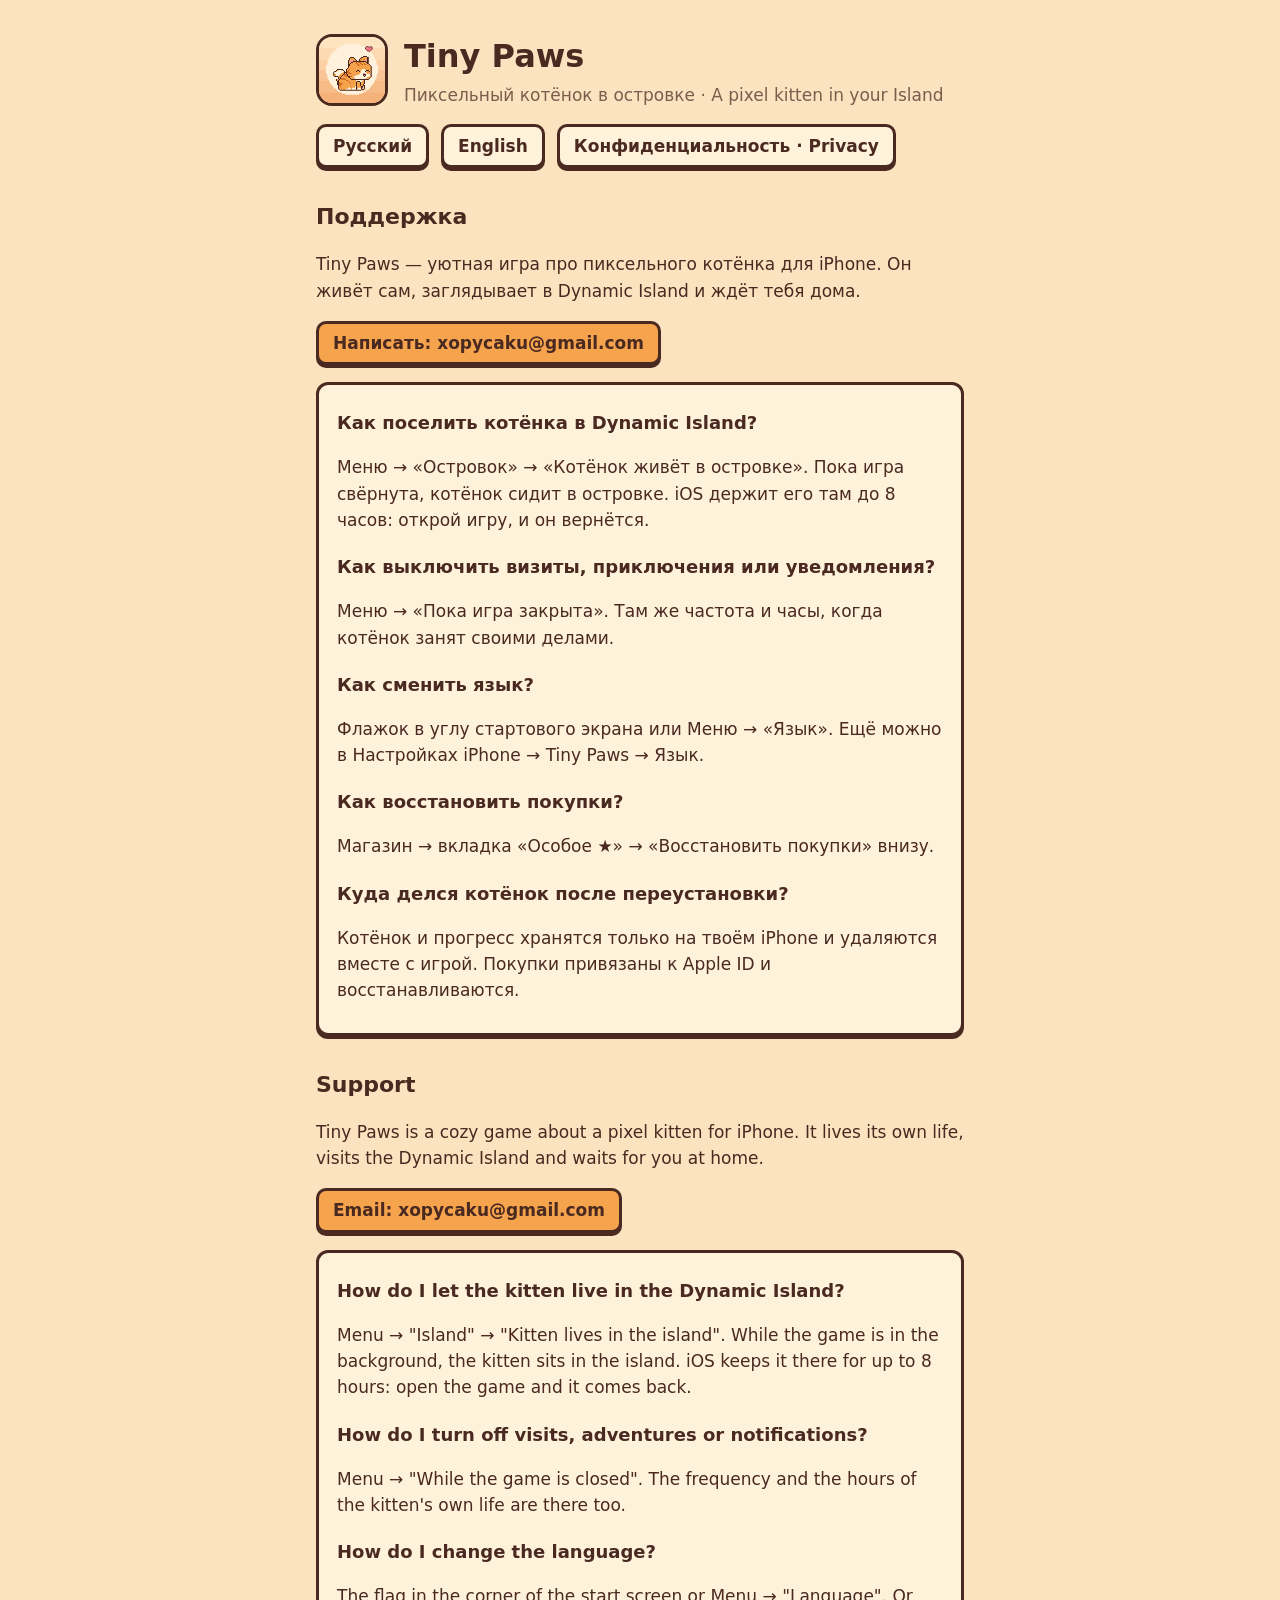
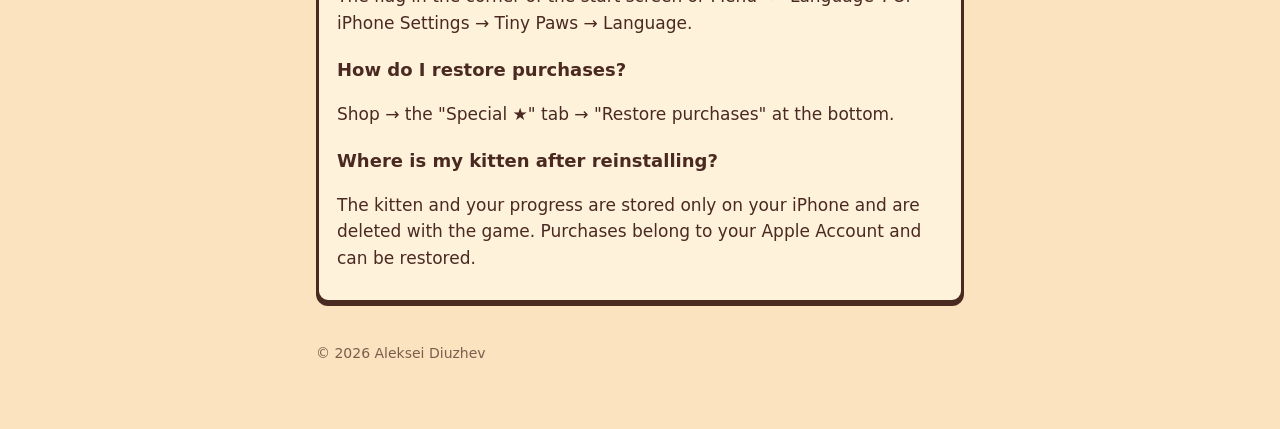
<file: index.html>
<!doctype html>
<html lang="ru">
<head>
<meta charset="utf-8">
<meta name="viewport" content="width=device-width, initial-scale=1">
<title>Tiny Paws: поддержка</title>
<link rel="icon" href="icon.png">
<link rel="stylesheet" href="style.css">
</head>
<body>
<main>
  <header>
    <img src="icon.png" alt="">
    <div>
      <h1>Tiny Paws</h1>
      <div class="muted">Пиксельный котёнок в островке · A pixel kitten in your Island</div>
    </div>
  </header>
  <nav><a href="#ru">Русский</a><a href="#en">English</a><a href="privacy.html">Конфиденциальность · Privacy</a></nav>

  <section id="ru">
    <h2>Поддержка</h2>
    <p>Tiny Paws — уютная игра про пиксельного котёнка для iPhone. Он живёт сам, заглядывает
      в Dynamic Island и ждёт тебя дома.</p>
    <p><a class="button" href="mailto:xopycaku@gmail.com?subject=Tiny%20Paws">Написать: xopycaku@gmail.com</a></p>
    <div class="panel">
      <h3>Как поселить котёнка в Dynamic Island?</h3>
      <p>Меню → «Островок» → «Котёнок живёт в островке». Пока игра свёрнута, котёнок сидит в островке.
        iOS держит его там до 8 часов: открой игру, и он вернётся.</p>
      <h3>Как выключить визиты, приключения или уведомления?</h3>
      <p>Меню → «Пока игра закрыта». Там же частота и часы, когда котёнок занят своими делами.</p>
      <h3>Как сменить язык?</h3>
      <p>Флажок в углу стартового экрана или Меню → «Язык». Ещё можно в Настройках iPhone → Tiny Paws → Язык.</p>
      <h3>Как восстановить покупки?</h3>
      <p>Магазин → вкладка «Особое ★» → «Восстановить покупки» внизу.</p>
      <h3>Куда делся котёнок после переустановки?</h3>
      <p>Котёнок и прогресс хранятся только на твоём iPhone и удаляются вместе с игрой.
        Покупки привязаны к Apple ID и восстанавливаются.</p>
    </div>
  </section>

  <section id="en">
    <h2>Support</h2>
    <p>Tiny Paws is a cozy game about a pixel kitten for iPhone. It lives its own life, visits
      the Dynamic Island and waits for you at home.</p>
    <p><a class="button" href="mailto:xopycaku@gmail.com?subject=Tiny%20Paws">Email: xopycaku@gmail.com</a></p>
    <div class="panel">
      <h3>How do I let the kitten live in the Dynamic Island?</h3>
      <p>Menu → "Island" → "Kitten lives in the island". While the game is in the background, the kitten
        sits in the island. iOS keeps it there for up to 8 hours: open the game and it comes back.</p>
      <h3>How do I turn off visits, adventures or notifications?</h3>
      <p>Menu → "While the game is closed". The frequency and the hours of the kitten's own life are there too.</p>
      <h3>How do I change the language?</h3>
      <p>The flag in the corner of the start screen or Menu → "Language". Or iPhone Settings → Tiny Paws → Language.</p>
      <h3>How do I restore purchases?</h3>
      <p>Shop → the "Special ★" tab → "Restore purchases" at the bottom.</p>
      <h3>Where is my kitten after reinstalling?</h3>
      <p>The kitten and your progress are stored only on your iPhone and are deleted with the game.
        Purchases belong to your Apple Account and can be restored.</p>
    </div>
  </section>
  <footer class="muted">© 2026 Aleksei Diuzhev</footer>
</main>
</body>
</html>
</file>
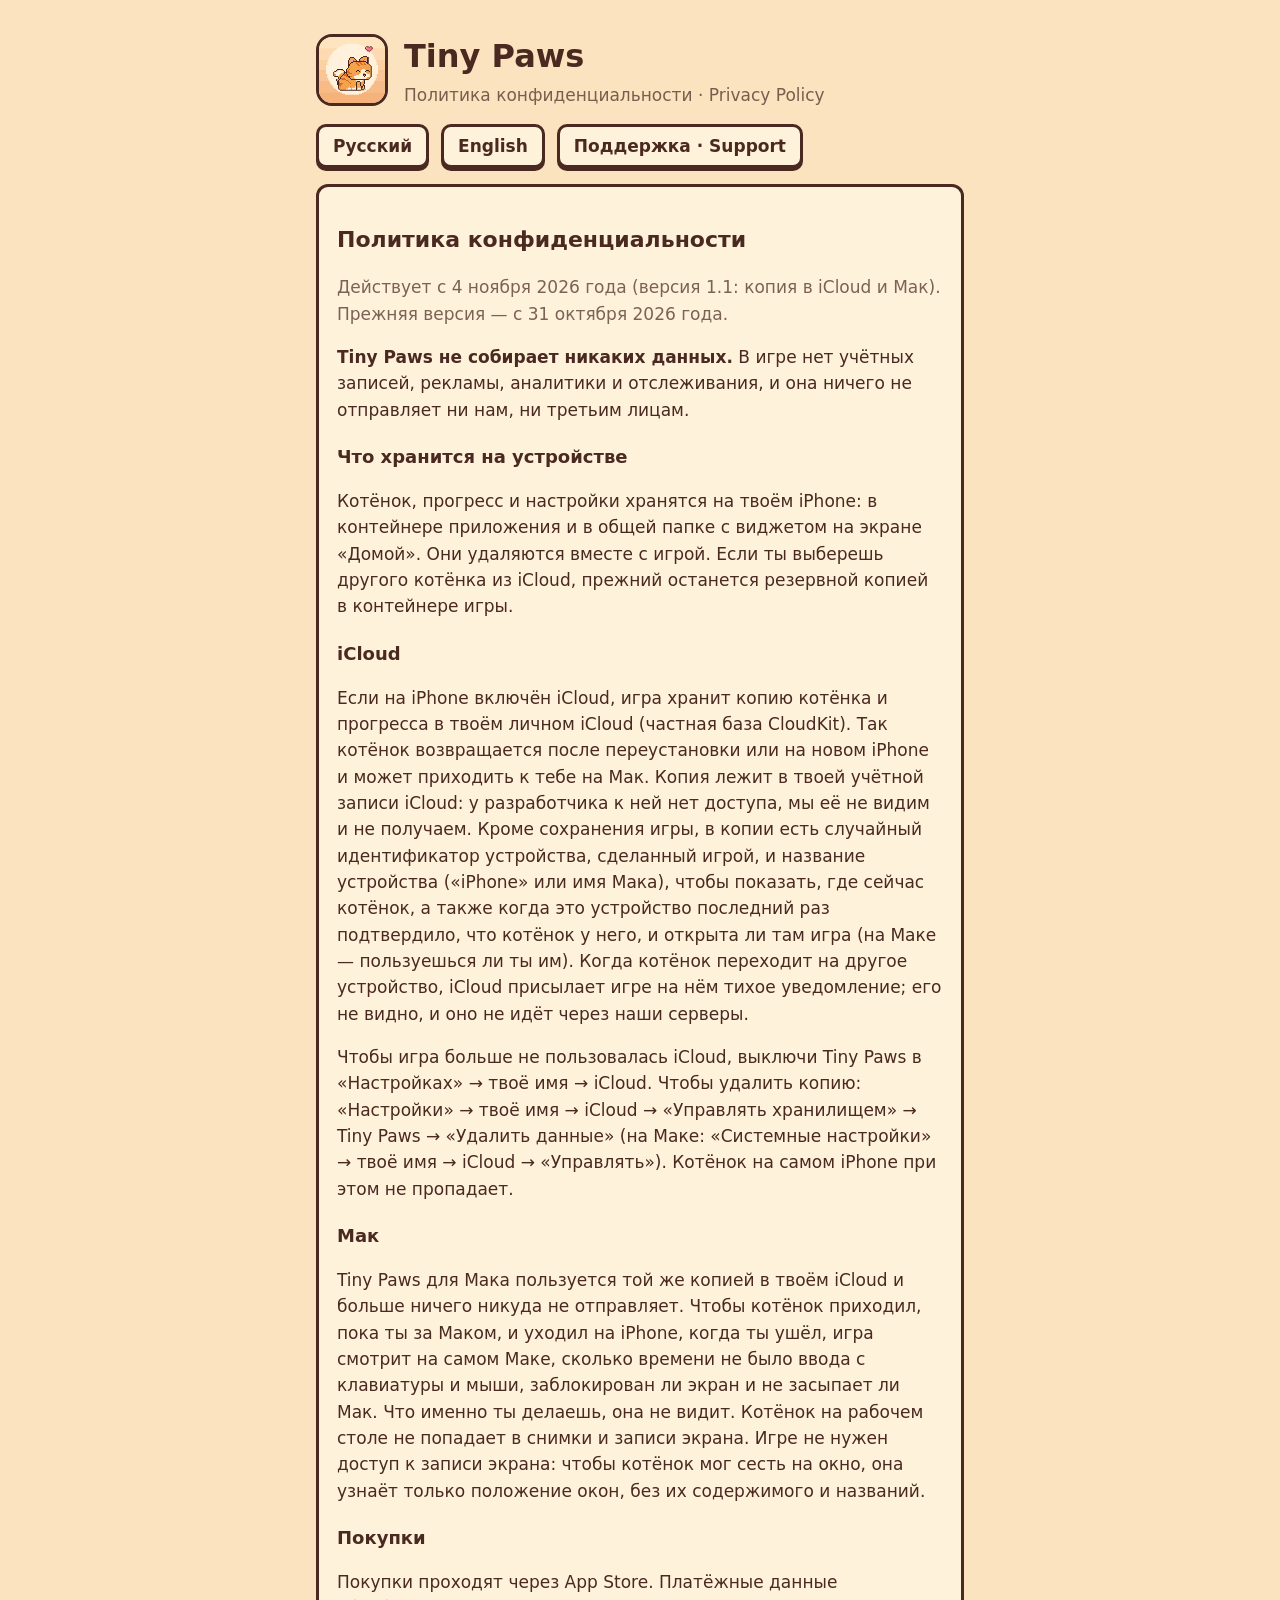
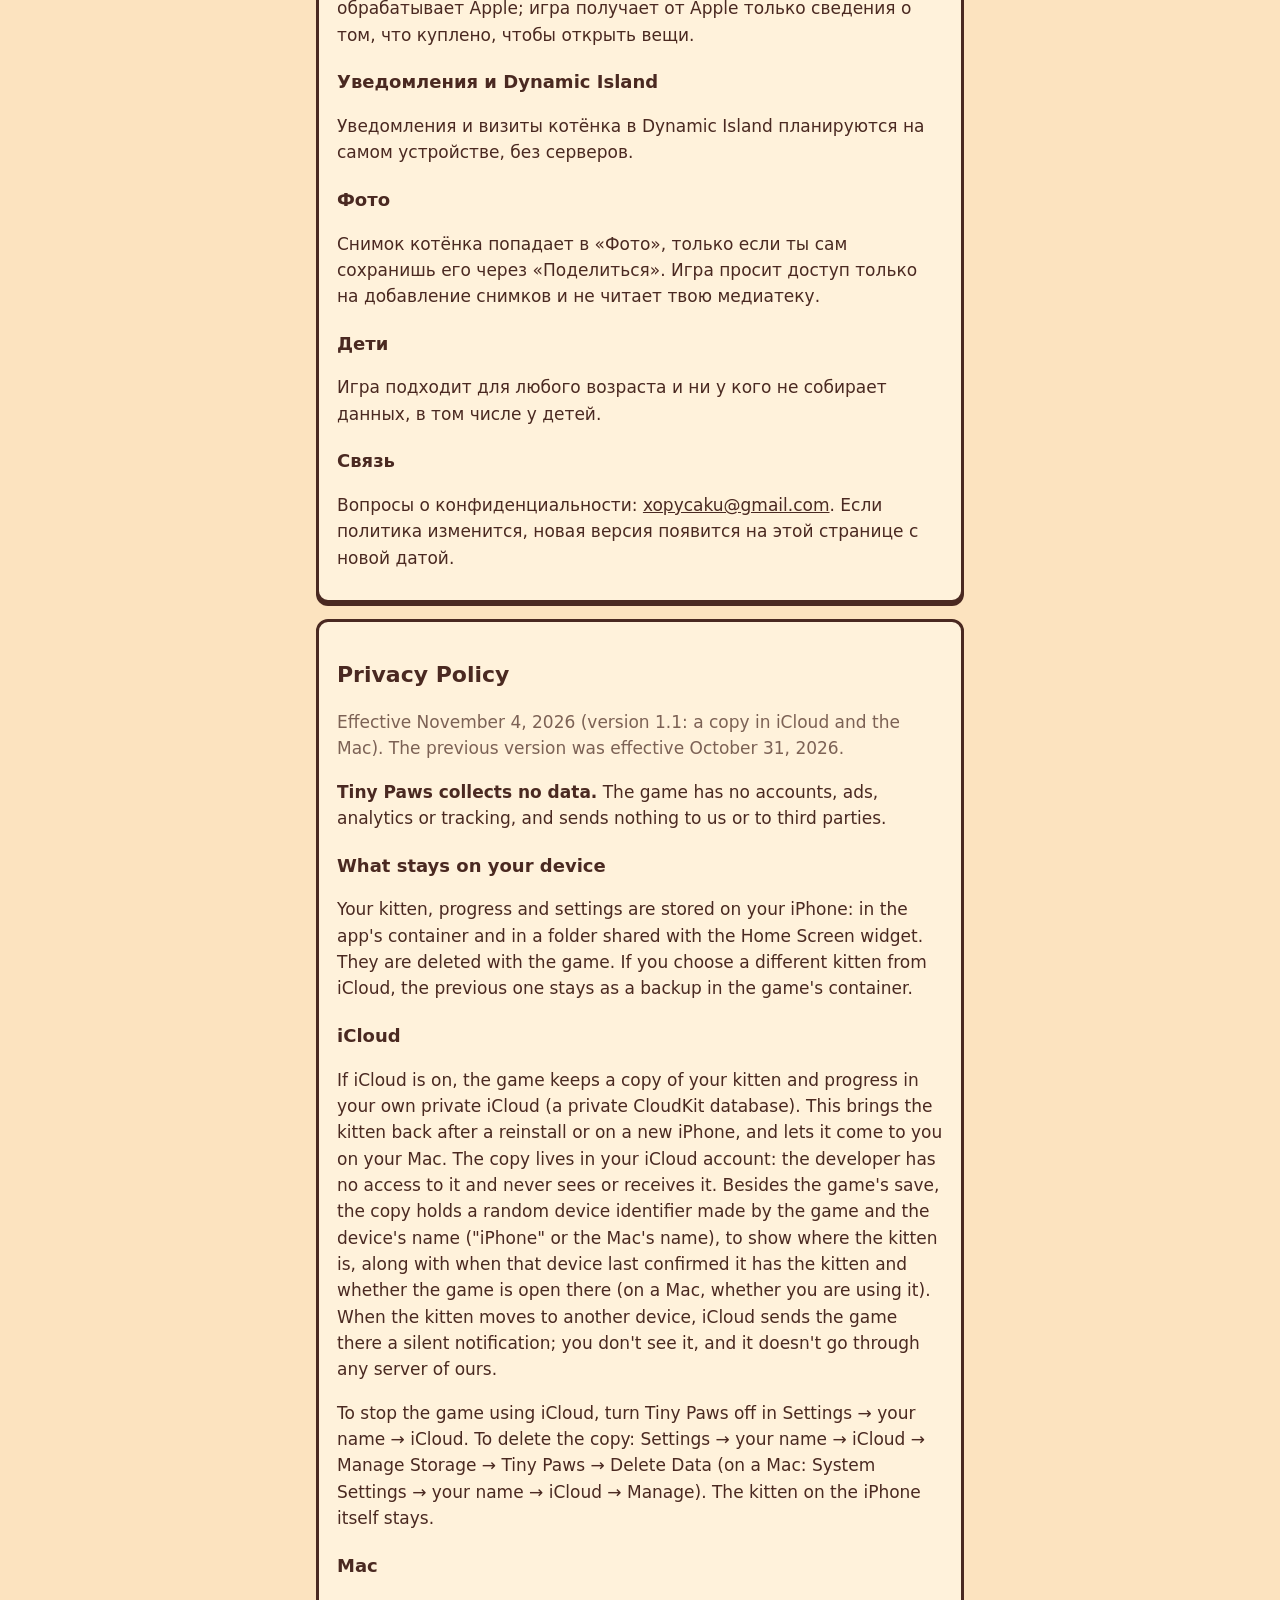
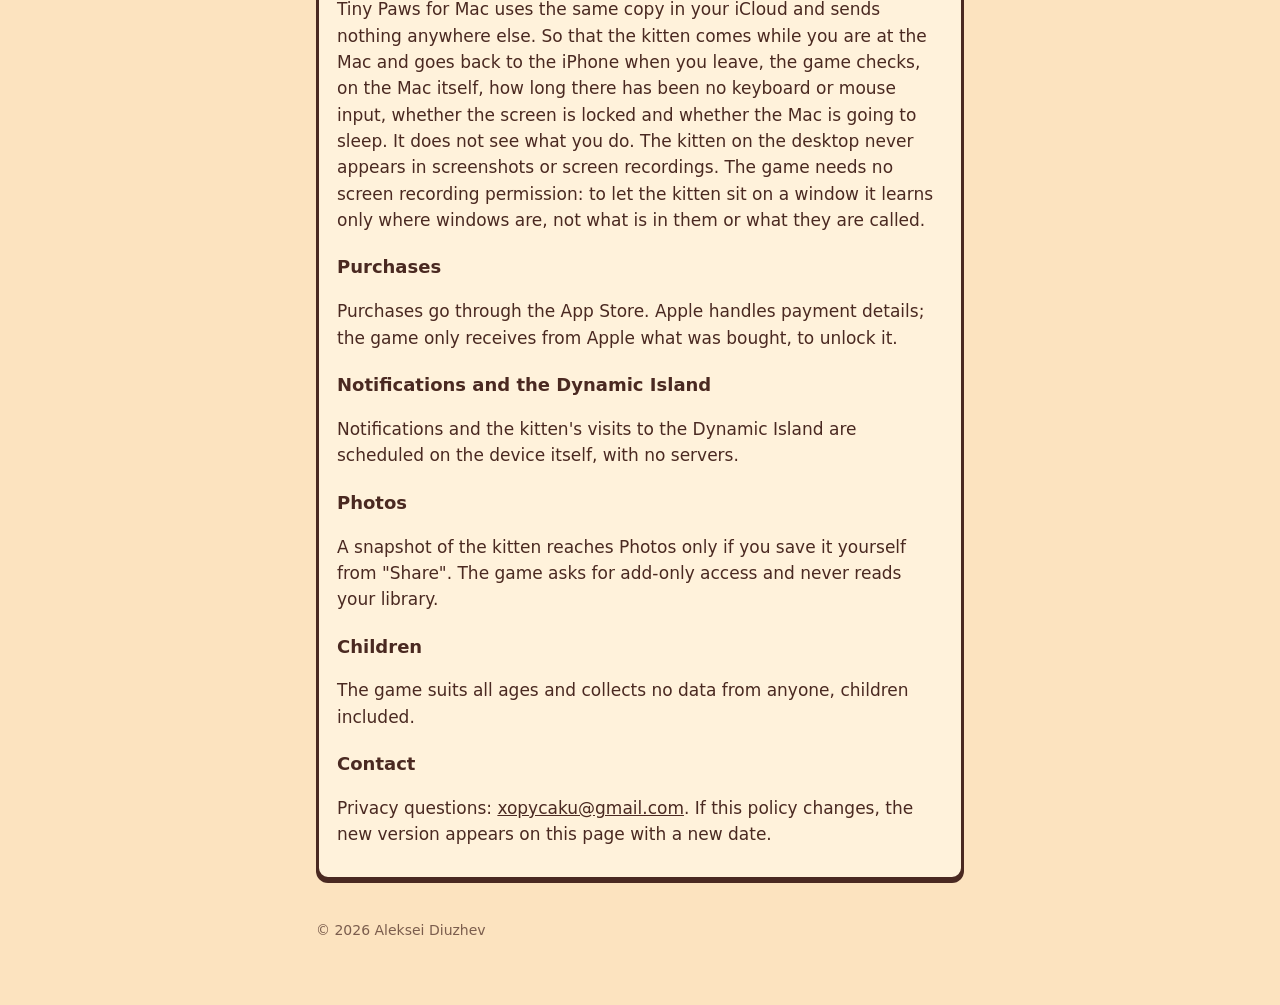
<file: privacy.html>
<!doctype html>
<html lang="ru">
<head>
<meta charset="utf-8">
<meta name="viewport" content="width=device-width, initial-scale=1">
<title>Tiny Paws: конфиденциальность</title>
<link rel="icon" href="icon.png">
<link rel="stylesheet" href="style.css">
</head>
<body>
<main>
  <header>
    <img src="icon.png" alt="">
    <div>
      <h1>Tiny Paws</h1>
      <div class="muted">Политика конфиденциальности · Privacy Policy</div>
    </div>
  </header>
  <nav><a href="#ru">Русский</a><a href="#en">English</a><a href="index.html">Поддержка · Support</a></nav>

  <section id="ru" class="panel">
    <h2>Политика конфиденциальности</h2>
    <p class="muted">Действует с 4 ноября 2026 года (версия 1.1: копия в iCloud и Мак). Прежняя версия — с 31 октября 2026 года.</p>
    <p><b>Tiny Paws не собирает никаких данных.</b> В игре нет учётных записей, рекламы, аналитики
      и отслеживания, и она ничего не отправляет ни нам, ни третьим лицам.</p>
    <h3>Что хранится на устройстве</h3>
    <p>Котёнок, прогресс и настройки хранятся на твоём iPhone: в контейнере приложения
      и в общей папке с виджетом на экране «Домой». Они удаляются вместе с игрой. Если ты выберешь
      другого котёнка из iCloud, прежний останется резервной копией в контейнере игры.</p>
    <h3>iCloud</h3>
    <p>Если на iPhone включён iCloud, игра хранит копию котёнка и прогресса в твоём личном iCloud
      (частная база CloudKit). Так котёнок возвращается после переустановки или на новом iPhone
      и может приходить к тебе на Мак. Копия лежит в твоей учётной записи iCloud: у разработчика
      к ней нет доступа, мы её не видим и не получаем. Кроме сохранения игры, в копии есть случайный
      идентификатор устройства, сделанный игрой, и название устройства («iPhone» или имя Мака),
      чтобы показать, где сейчас котёнок, а также когда это устройство последний раз подтвердило,
      что котёнок у него, и открыта ли там игра (на Маке — пользуешься ли ты им). Когда котёнок
      переходит на другое устройство, iCloud присылает игре на нём тихое уведомление; его не видно,
      и оно не идёт через наши серверы.</p>
    <p>Чтобы игра больше не пользовалась iCloud, выключи Tiny Paws в «Настройках» → твоё имя → iCloud.
      Чтобы удалить копию: «Настройки» → твоё имя → iCloud → «Управлять хранилищем» → Tiny Paws →
      «Удалить данные» (на Маке: «Системные настройки» → твоё имя → iCloud → «Управлять»).
      Котёнок на самом iPhone при этом не пропадает.</p>
    <h3>Мак</h3>
    <p>Tiny Paws для Мака пользуется той же копией в твоём iCloud и больше ничего никуда не отправляет.
      Чтобы котёнок приходил, пока ты за Маком, и уходил на iPhone, когда ты ушёл, игра смотрит на самом
      Маке, сколько времени не было ввода с клавиатуры и мыши, заблокирован ли экран и не засыпает ли Мак.
      Что именно ты делаешь, она не видит. Котёнок на
      рабочем столе не попадает в снимки и записи экрана. Игре не нужен доступ к записи экрана:
      чтобы котёнок мог сесть на окно, она узнаёт только положение окон, без их содержимого и названий.</p>
    <h3>Покупки</h3>
    <p>Покупки проходят через App Store. Платёжные данные обрабатывает Apple; игра получает от Apple
      только сведения о том, что куплено, чтобы открыть вещи.</p>
    <h3>Уведомления и Dynamic Island</h3>
    <p>Уведомления и визиты котёнка в Dynamic Island планируются на самом устройстве, без серверов.</p>
    <h3>Фото</h3>
    <p>Снимок котёнка попадает в «Фото», только если ты сам сохранишь его через «Поделиться». Игра
      просит доступ только на добавление снимков и не читает твою медиатеку.</p>
    <h3>Дети</h3>
    <p>Игра подходит для любого возраста и ни у кого не собирает данных, в том числе у детей.</p>
    <h3>Связь</h3>
    <p>Вопросы о конфиденциальности: <a href="mailto:xopycaku@gmail.com">xopycaku@gmail.com</a>.
      Если политика изменится, новая версия появится на этой странице с новой датой.</p>
  </section>

  <section id="en" class="panel">
    <h2>Privacy Policy</h2>
    <p class="muted">Effective November 4, 2026 (version 1.1: a copy in iCloud and the Mac). The previous version was effective October 31, 2026.</p>
    <p><b>Tiny Paws collects no data.</b> The game has no accounts, ads, analytics or tracking, and
      sends nothing to us or to third parties.</p>
    <h3>What stays on your device</h3>
    <p>Your kitten, progress and settings are stored on your iPhone: in the app's container
      and in a folder shared with the Home Screen widget. They are deleted with the game. If you
      choose a different kitten from iCloud, the previous one stays as a backup in the game's container.</p>
    <h3>iCloud</h3>
    <p>If iCloud is on, the game keeps a copy of your kitten and progress in your own private iCloud
      (a private CloudKit database). This brings the kitten back after a reinstall or on a new iPhone,
      and lets it come to you on your Mac. The copy lives in your iCloud account: the developer has
      no access to it and never sees or receives it. Besides the game's save, the copy holds a random
      device identifier made by the game and the device's name ("iPhone" or the Mac's name), to show
      where the kitten is, along with when that device last confirmed it has the kitten and whether
      the game is open there (on a Mac, whether you are using it). When the kitten moves to another
      device, iCloud sends the game there a silent notification; you don't see it, and it doesn't go
      through any server of ours.</p>
    <p>To stop the game using iCloud, turn Tiny Paws off in Settings → your name → iCloud. To delete
      the copy: Settings → your name → iCloud → Manage Storage → Tiny Paws → Delete Data (on a Mac:
      System Settings → your name → iCloud → Manage). The kitten on the iPhone itself stays.</p>
    <h3>Mac</h3>
    <p>Tiny Paws for Mac uses the same copy in your iCloud and sends nothing anywhere else. So that the
      kitten comes while you are at the Mac and goes back to the iPhone when you leave, the game checks,
      on the Mac itself, how long there has been no keyboard or mouse input, whether the screen is locked
      and whether the Mac is going to sleep. It does not see what you do. The kitten on the
      desktop never appears in screenshots or screen recordings. The game needs no screen recording
      permission: to let the kitten sit on a window it learns only where windows are, not what is in
      them or what they are called.</p>
    <h3>Purchases</h3>
    <p>Purchases go through the App Store. Apple handles payment details; the game only receives from
      Apple what was bought, to unlock it.</p>
    <h3>Notifications and the Dynamic Island</h3>
    <p>Notifications and the kitten's visits to the Dynamic Island are scheduled on the device itself,
      with no servers.</p>
    <h3>Photos</h3>
    <p>A snapshot of the kitten reaches Photos only if you save it yourself from "Share". The game asks
      for add-only access and never reads your library.</p>
    <h3>Children</h3>
    <p>The game suits all ages and collects no data from anyone, children included.</p>
    <h3>Contact</h3>
    <p>Privacy questions: <a href="mailto:xopycaku@gmail.com">xopycaku@gmail.com</a>. If this policy
      changes, the new version appears on this page with a new date.</p>
  </section>
  <footer class="muted">© 2026 Aleksei Diuzhev</footer>
</main>
</body>
</html>
</file>
<file: style.css>
:root {
  --paper: #fce3bf; --cream: #fff2db; --ink: #4a2921; --peach: #f5a34d; --muted: rgba(74, 41, 33, .72);
}
* { box-sizing: border-box; }
body {
  margin: 0; background: var(--paper); color: var(--ink);
  font: 17px/1.55 ui-rounded, "SF Pro Rounded", system-ui, -apple-system, "Segoe UI", sans-serif;
}
main { max-width: 680px; margin: 0 auto; padding: 32px 16px 64px; }
header { display: flex; align-items: center; gap: 16px; margin-bottom: 8px; }
header img { width: 72px; height: 72px; border-radius: 16px; border: 3px solid var(--ink); image-rendering: pixelated; }
h1 { font-size: 32px; margin: 0; font-weight: 800; }
h2 { font-size: 22px; margin: 32px 0 8px; }
h3 { font-size: 18px; margin: 20px 0 4px; }
p, li { color: var(--ink); }
.muted { color: var(--muted); }
.panel {
  background: var(--cream); border: 3px solid var(--ink); border-radius: 12px;
  box-shadow: 0 3px 0 var(--ink); padding: 4px 18px 12px; margin: 16px 0;
}
nav { display: flex; gap: 12px; flex-wrap: wrap; margin: 16px 0 8px; }
nav a, .button {
  display: inline-block; padding: 6px 14px; background: var(--cream); color: var(--ink); text-decoration: none;
  font-weight: 700; border: 3px solid var(--ink); border-radius: 10px; box-shadow: 0 3px 0 var(--ink);
}
.button { background: var(--peach); }
a { color: var(--ink); }
footer { margin-top: 40px; font-size: 14px; }
</file>
